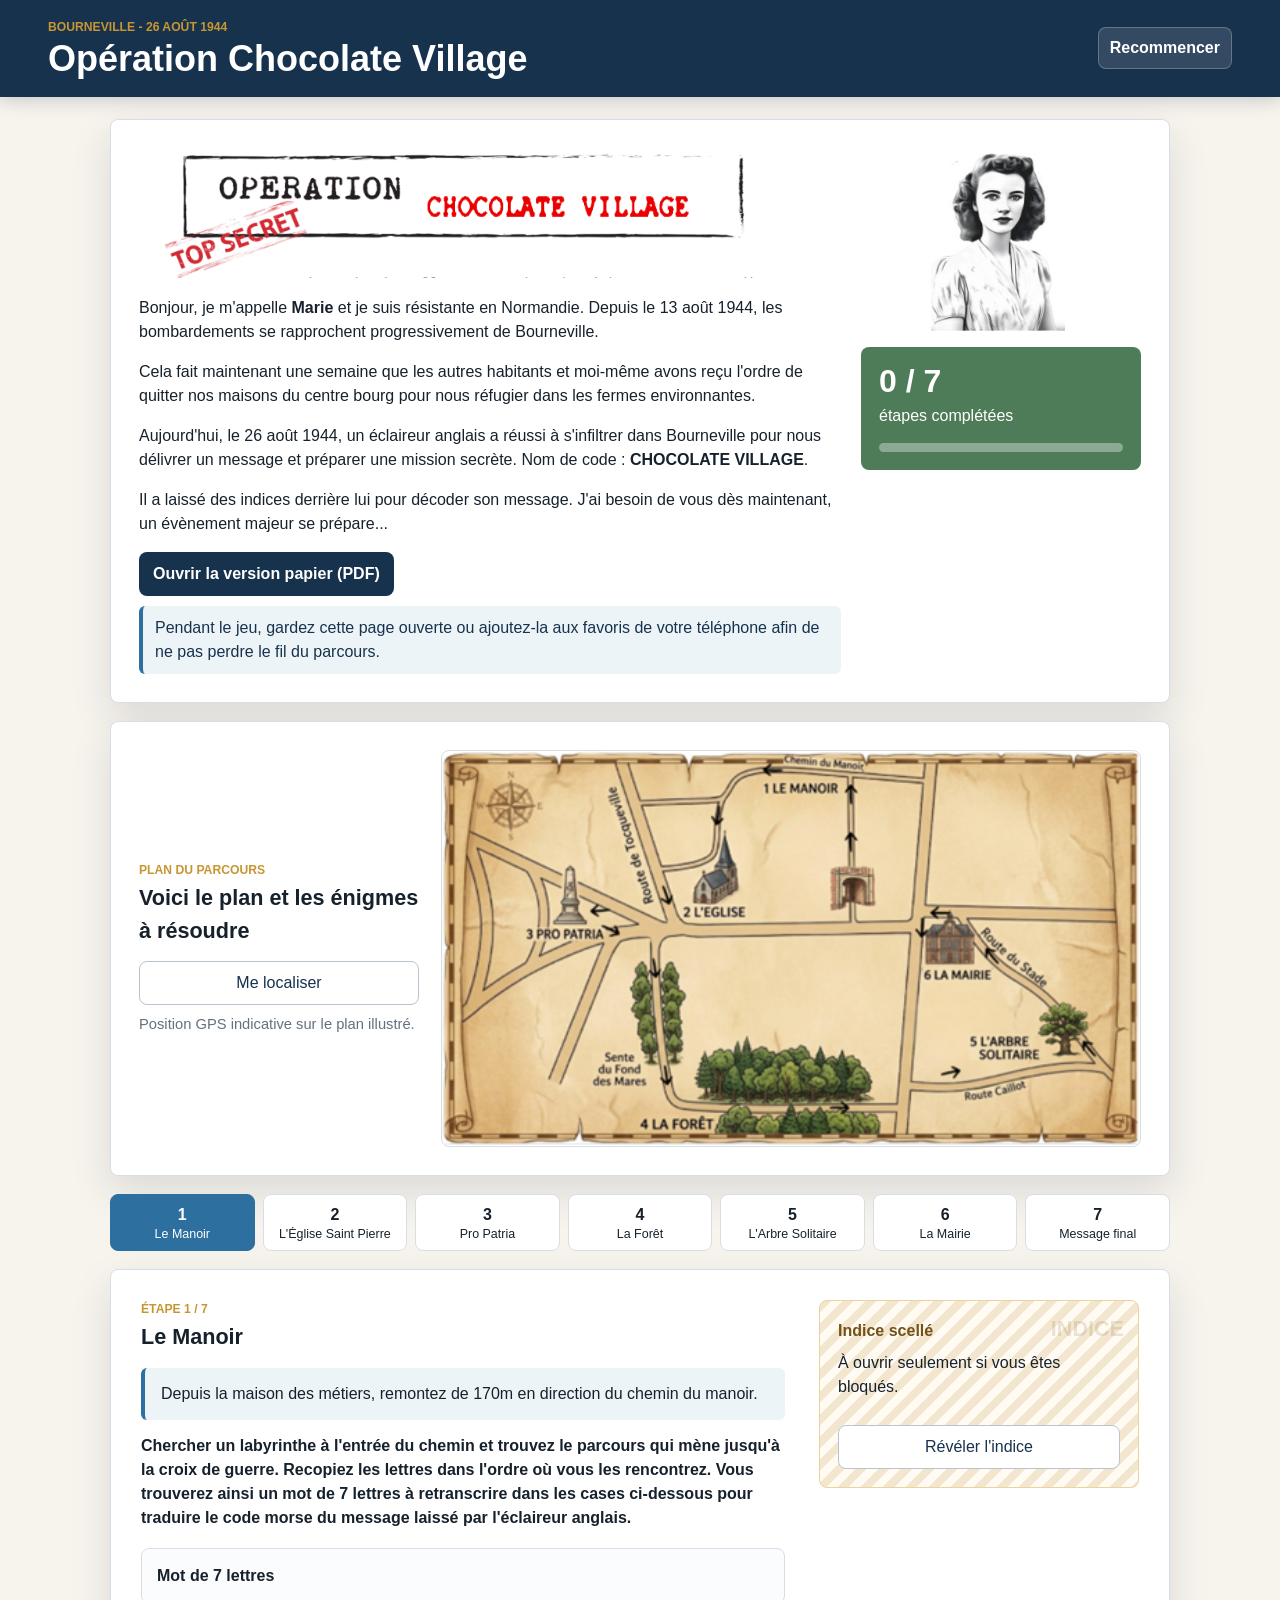
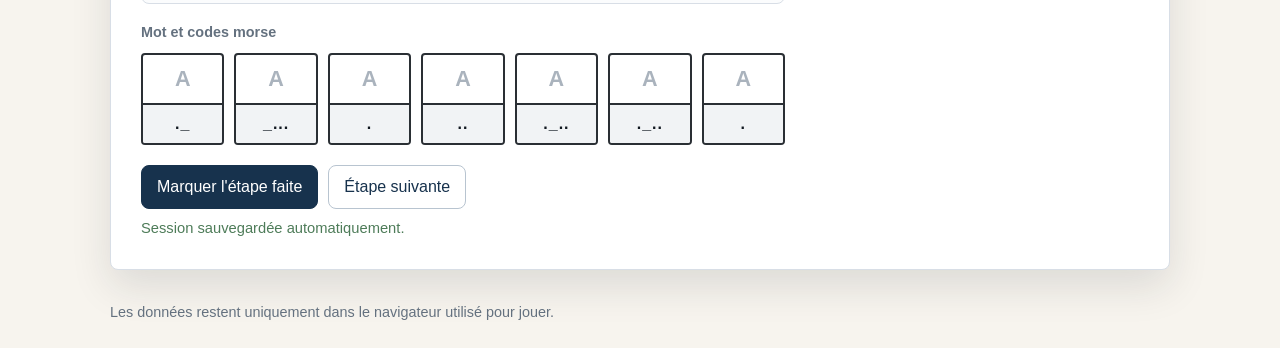
<file: index.html>
<!doctype html>
<html lang="fr">
  <head>
    <meta charset="utf-8">
    <meta name="viewport" content="width=device-width, initial-scale=1">
    <meta name="theme-color" content="#17324d">
    <title>Opération Chocolate Village - Jeu de piste</title>
    <script>
      window.goatcounter = {
        path: () => location.pathname.replace(/\/index\.html$/, "/") || "/"
      };

      if (location.hostname === "ludovicjoly.github.io") {
        const goatCounterScript = document.createElement("script");
        goatCounterScript.async = true;
        goatCounterScript.src = "https://gc.zgo.at/count.js";
        goatCounterScript.dataset.goatcounter = "https://bourneville-quest.goatcounter.com/count";
        document.head.appendChild(goatCounterScript);
      }
    </script>
    <link rel="stylesheet" href="styles.css">
  </head>
  <body>
    <header class="app-header">
      <div>
        <p class="kicker">Bourneville - 26 août 1944</p>
        <h1>Opération Chocolate Village</h1>
      </div>
      <button class="icon-button" id="resetGame" type="button" title="Recommencer">
        <span>Recommencer</span>
      </button>
    </header>

    <main>
      <section class="intro" id="intro">
        <div class="intro-copy">
          <img class="intro-banner" src="assets/operation-banner.png" alt="Document de mission Opération Chocolate Village">
          <p>
            Bonjour, je m'appelle <strong>Marie</strong> et je suis résistante en Normandie.
            Depuis le 13 août 1944, les bombardements se rapprochent progressivement de Bourneville.
          </p>
          <p>
            Cela fait maintenant une semaine que les autres habitants et moi-même avons reçu
            l'ordre de quitter nos maisons du centre bourg pour nous réfugier dans les fermes environnantes.
          </p>
          <p>
            Aujourd'hui, le 26 août 1944, un éclaireur anglais a réussi à s'infiltrer
            dans Bourneville pour nous délivrer un message et préparer une mission secrète.
            Nom de code : <strong>CHOCOLATE VILLAGE</strong>.
          </p>
          <p>
            Il a laissé des indices derrière lui pour décoder son message.
            J'ai besoin de vous dès maintenant, un évènement majeur se prépare...
          </p>
          <div class="intro-actions">
            <a class="paper-link" href="assets/support-de-jeu.pdf">Ouvrir la version papier (PDF)</a>
            <p class="save-tip">Pendant le jeu, gardez cette page ouverte ou ajoutez-la aux favoris de votre téléphone afin de ne pas perdre le fil du parcours.</p>
          </div>
        </div>
        <div class="intro-media">
          <img class="portrait" src="assets/marie-portrait.png" alt="Portrait de Marie">
          <div class="progress-panel" aria-live="polite">
            <strong id="progressLabel">0 / 7</strong>
            <span>étapes complétées</span>
            <div class="progress-track">
              <div id="progressBar" class="progress-bar"></div>
            </div>
          </div>
        </div>
      </section>

      <section class="map-panel">
        <div>
          <p class="section-label">Plan du parcours</p>
          <h2>Voici le plan et les énigmes à résoudre</h2>
          <div class="map-actions">
            <button class="secondary-button" id="locatePlayer" type="button">Me localiser</button>
            <p class="map-status" id="locationStatus">Position GPS indicative sur le plan illustré.</p>
            <div class="calibration-help" id="calibrationHelp" hidden></div>
          </div>
        </div>
        <div class="map-figure" id="routeMapFigure">
          <img src="assets/route-map.png" alt="Plan dessiné du jeu de piste dans Bourneville">
          <div class="map-user-marker" id="mapUserMarker" hidden>
            <img src="assets/location-marker.svg" alt="">
            <span>Vous êtes ici</span>
          </div>
        </div>
      </section>

      <nav class="step-tabs" id="stepTabs" aria-label="Étapes du jeu"></nav>

      <section class="step-view" id="stepView" aria-live="polite"></section>

    </main>

    <footer>
      <span>Les données restent uniquement dans le navigateur utilisé pour jouer.</span>
    </footer>

    <div class="morse-keypad" id="morseKeypad" hidden aria-label="Clavier de saisie morse">
      <button type="button" data-morse-key=".">.</button>
      <button type="button" data-morse-key="_">_</button>
      <button type="button" data-morse-key="delete">Effacer</button>
    </div>

    <script src="app.js"></script>
  </body>
</html>
</file>
<file: styles.css>
:root {
  color-scheme: light;
  --ink: #16212c;
  --muted: #64717f;
  --line: #d8dee6;
  --paper: #f7f4ee;
  --panel: #ffffff;
  --navy: #17324d;
  --blue: #2d6f9f;
  --green: #4e7c59;
  --gold: #c79632;
  --danger: #9b2f2f;
  --shadow: 0 16px 40px rgba(25, 35, 45, 0.12);
}

* {
  box-sizing: border-box;
}

html {
  min-height: 100%;
  overflow-x: hidden;
  background: var(--paper);
}

body {
  margin: 0;
  overflow-x: hidden;
  color: var(--ink);
  font-family: Arial, Helvetica, sans-serif;
  line-height: 1.5;
}

button,
input,
textarea {
  font: inherit;
}

.app-header {
  position: sticky;
  top: 0;
  z-index: 5;
  display: flex;
  align-items: center;
  justify-content: space-between;
  gap: 16px;
  padding: 18px clamp(16px, 5vw, 48px);
  color: #fff;
  background: var(--navy);
  box-shadow: 0 2px 18px rgba(18, 29, 42, 0.22);
}

.kicker,
.section-label {
  margin: 0 0 3px;
  color: var(--gold);
  font-size: 0.76rem;
  font-weight: 700;
  letter-spacing: 0;
  text-transform: uppercase;
}

h1,
h2,
h3,
p {
  margin-top: 0;
}

h1 {
  margin-bottom: 0;
  font-size: clamp(1.45rem, 4vw, 2.25rem);
  line-height: 1.1;
}

h2 {
  margin-bottom: 14px;
  font-size: 1.35rem;
}

h3 {
  margin-bottom: 8px;
  font-size: 1.25rem;
}

main {
  width: min(1060px, calc(100% - 28px));
  margin: 0 auto;
  padding: 22px 0 32px;
}

.intro,
.map-panel,
.message-panel,
.step-view {
  background: var(--panel);
  border: 1px solid var(--line);
  border-radius: 8px;
  box-shadow: var(--shadow);
}

.intro {
  display: grid;
  grid-template-columns: minmax(0, 1fr) 280px;
  gap: 20px;
  align-items: stretch;
  padding: clamp(18px, 4vw, 28px);
}

.intro-banner {
  display: block;
  width: min(100%, 620px);
  height: auto;
  margin-bottom: 18px;
}

.intro-copy p:last-child {
  margin-bottom: 0;
}

.intro-actions {
  display: grid;
  gap: 10px;
  margin-top: 16px;
}

.paper-link {
  display: inline-flex;
  align-items: center;
  justify-content: center;
  min-height: 44px;
  width: fit-content;
  padding: 9px 14px;
  color: #fff;
  font-weight: 700;
  text-decoration: none;
  background: var(--navy);
  border-radius: 8px;
}

.save-tip {
  margin: 0;
  padding: 10px 12px;
  color: #17324d;
  background: #edf4f8;
  border-left: 4px solid var(--blue);
  border-radius: 6px;
}

.intro-media {
  display: grid;
  gap: 14px;
  align-content: start;
}

.portrait {
  width: min(140px, 55%);
  height: auto;
  justify-self: center;
}

.progress-panel {
  display: grid;
  align-content: center;
  gap: 7px;
  padding: 18px;
  color: #fff;
  background: var(--green);
  border-radius: 8px;
}

.progress-panel strong {
  display: block;
  font-size: 2rem;
  line-height: 1;
}

.progress-track {
  overflow: hidden;
  height: 9px;
  margin-top: 8px;
  background: rgba(255, 255, 255, 0.35);
  border-radius: 999px;
}

.progress-bar {
  width: 0;
  height: 100%;
  background: #fff;
  border-radius: inherit;
  transition: width 180ms ease;
}

.map-panel {
  display: grid;
  grid-template-columns: 280px minmax(0, 1fr);
  gap: 22px;
  align-items: center;
  margin-top: 18px;
  padding: clamp(18px, 4vw, 28px);
}

.map-figure {
  position: relative;
}

.map-panel img,
.step-visual {
  display: block;
  width: 100%;
  height: auto;
  border: 1px solid var(--line);
  border-radius: 8px;
}

.map-actions {
  display: grid;
  gap: 8px;
  margin-top: 14px;
}

.map-status {
  margin: 0;
  color: var(--muted);
  font-size: 0.92rem;
}

.calibration-help {
  display: grid;
  gap: 3px;
  padding: 10px 12px;
  color: #17324d;
  background: #fff8e9;
  border: 1px solid #ead39c;
  border-radius: 6px;
  font-family: "Courier New", Courier, monospace;
  font-size: 0.82rem;
  line-height: 1.3;
}

.calibration-help[hidden] {
  display: none;
}

.calibration-help strong,
.calibration-help span {
  display: block;
}

.map-user-marker {
  position: absolute;
  left: var(--map-user-x, 50%);
  top: var(--map-user-y, 50%);
  z-index: 3;
  width: 40px;
  height: 49px;
  transform: translate(-50%, -95%);
}

.map-user-marker > img {
  width: 100%;
  height: auto;
  border: 0;
  border-radius: 0;
}

.map-user-marker span {
  position: absolute;
  left: 50%;
  bottom: 46px;
  width: max-content;
  max-width: 140px;
  padding: 4px 7px;
  color: #fff;
  background: #111820;
  border-radius: 6px;
  font-size: 0.78rem;
  font-weight: 800;
  transform: translateX(-50%);
}

.icon-button {
  display: inline-flex;
  align-items: center;
  justify-content: center;
  gap: 6px;
  min-width: 42px;
  min-height: 42px;
  padding: 8px 11px;
  flex: 0 0 auto;
  color: #fff;
  font-weight: 700;
  background: rgba(255, 255, 255, 0.12);
  border: 1px solid rgba(255, 255, 255, 0.24);
  border-radius: 8px;
  cursor: pointer;
}

.icon-button:hover {
  background: rgba(255, 255, 255, 0.2);
}

.step-tabs {
  display: grid;
  grid-template-columns: repeat(auto-fit, minmax(120px, 1fr));
  gap: 8px;
  margin: 18px 0;
}

.step-tab {
  min-height: 52px;
  padding: 8px 6px;
  color: var(--ink);
  background: #fff;
  border: 1px solid var(--line);
  border-radius: 8px;
  cursor: pointer;
}

.step-tab[aria-selected="true"] {
  color: #fff;
  background: var(--blue);
  border-color: var(--blue);
}

.step-tab.done:not([aria-selected="true"]) {
  border-color: rgba(78, 124, 89, 0.55);
  box-shadow: inset 0 -4px 0 var(--green);
}

.step-number {
  display: block;
  font-weight: 700;
}

.step-name {
  display: block;
  overflow: hidden;
  font-size: 0.78rem;
  line-height: 1.2;
  text-overflow: ellipsis;
  white-space: nowrap;
}

.step-view {
  min-height: 430px;
  padding: clamp(18px, 4vw, 30px);
}

.step-layout {
  display: grid;
  grid-template-columns: minmax(0, 1fr) 320px;
  gap: clamp(18px, 4vw, 34px);
}

.story {
  margin: 14px 0 18px;
  color: var(--ink);
  font-weight: 600;
}

.directions {
  margin-top: 4px;
  padding: 14px 16px;
  background: #edf4f8;
  border-left: 4px solid var(--blue);
  border-radius: 6px;
}

.task-list {
  display: grid;
  gap: 14px;
  margin: 18px 0 0;
}

.visual-panel {
  display: grid;
  gap: 10px;
  margin: 18px 0 0;
}

.visual-panel span,
.morse-panel span,
.worksheet-panel span {
  color: var(--muted);
  font-size: 0.9rem;
  font-weight: 700;
}

.worksheet-panel,
.morse-panel {
  display: grid;
  gap: 10px;
  margin: 18px 0 0;
}

.morse-grid {
  display: grid;
  grid-template-columns: repeat(var(--morse-count), minmax(64px, 1fr));
  gap: 10px;
}

.morse-box {
  display: grid;
  grid-template-rows: 48px 40px;
  overflow: hidden;
  min-width: 0;
  background: #fff;
  border: 2px solid #2a2f34;
  border-radius: 4px;
}

.morse-box input,
.morse-box button {
  width: 100%;
  min-height: 0;
  padding: 4px;
  text-align: center;
  color: var(--ink);
  background: transparent;
  border: 0;
  border-radius: 0;
}

.morse-box button {
  appearance: none;
  cursor: pointer;
  user-select: none;
  -webkit-user-select: none;
  -webkit-touch-callout: none;
  touch-action: manipulation;
}

.morse-box input::placeholder {
  color: #aab3bd;
}

.morse-box input[readonly] {
  color: #111820;
  background: #f1f3f5;
  cursor: default;
}

.morse-letter {
  font-size: 1.35rem;
  font-weight: 800;
  text-transform: uppercase;
}

.morse-code {
  font-size: 1rem;
  font-weight: 800;
  letter-spacing: 1px;
  border-top: 2px solid #2a2f34 !important;
}

.morse-code-button {
  color: var(--ink);
}

.morse-code-button[data-value=""] {
  color: #aab3bd;
}

.morse-code-active {
  background: #fff2c9 !important;
  box-shadow: inset 0 0 0 2px #c8952d;
}

.inline-morse-box {
  width: 72px;
  flex: 0 0 72px;
}

.code-grid {
  display: grid;
  grid-template-columns: repeat(4, minmax(58px, 72px));
  gap: 10px;
}

.formula-row,
.propatria-formula,
.propatria-line {
  display: flex;
  flex-wrap: wrap;
  gap: 8px;
  align-items: center;
  font-size: 1.1rem;
}

.propatria-sheet {
  display: grid;
  gap: 12px;
  padding: 12px;
  background: #fbfcfd;
  border: 1px solid var(--line);
  border-radius: 8px;
}

.propatria-line > span:first-child {
  min-width: 230px;
  color: var(--muted);
  font-weight: 700;
}

.propatria-formula {
  padding-top: 4px;
  font-size: 1.2rem;
}

.answer-box-label {
  display: grid;
  gap: 4px;
  justify-items: center;
  margin: 0;
  font-weight: 700;
}

.answer-box-label span:empty {
  display: none;
}

.answer-box {
  width: 58px;
  height: 58px;
  min-height: 0;
  padding: 4px;
  text-align: center;
  font-size: 1.35rem;
  font-weight: 800;
  border: 2px solid #2a2f34;
  border-radius: 4px;
}

.answer-box-compact {
  width: 46px;
  height: 46px;
  font-size: 1.12rem;
}

.task {
  padding: 15px;
  background: #fbfcfd;
  border: 1px solid var(--line);
  border-radius: 8px;
}

.task-with-box {
  display: grid;
  grid-template-columns: minmax(0, 1fr) 70px;
  gap: 14px;
  align-items: center;
}

.task-copy {
  min-width: 0;
}

.task p {
  margin-bottom: 10px;
}

.task-alert {
  display: inline-block;
  padding: 8px 10px;
  color: #7a1f16;
  background: #fff1ee;
  border: 1px solid #f0b8ae;
  border-radius: 8px;
  font-weight: 900;
}

.task-clue {
  margin: 10px 0;
  padding: 10px;
  background: #fff8e9;
  border: 1px solid #ead39c;
  border-radius: 8px;
}

.task-clue strong {
  display: block;
  margin-bottom: 6px;
  color: #735117;
}

.task-clue p {
  margin-bottom: 0;
}

.task-clue-card {
  display: flex;
  flex-wrap: wrap;
  gap: 8px;
  align-items: center;
  justify-content: space-between;
}

.task-clue-button {
  min-height: 38px;
  padding: 7px 12px;
}

.task-image {
  display: block;
  width: min(100%, 440px);
  height: auto;
  margin-top: 12px;
  border: 1px solid var(--line);
  border-radius: 6px;
}

.math-puzzle {
  display: grid;
  gap: 6px;
  width: min(100%, 520px);
  margin-top: 12px;
  overflow-x: auto;
  padding-bottom: 2px;
}

.math-column-totals {
  display: grid;
  grid-template-columns: repeat(3, 64px);
  gap: 0;
  width: 192px;
  min-height: 32px;
}

.math-column-totals span {
  display: grid;
  place-items: center;
  text-align: center;
  font-size: 1rem;
  font-style: italic;
  white-space: nowrap;
}

.math-body {
  display: grid;
  grid-template-columns: 192px 58px 90px 64px;
  gap: 10px;
  align-items: center;
  width: max-content;
}

.math-grid {
  display: grid;
  grid-template-columns: repeat(3, 64px);
  grid-template-rows: repeat(3, 48px);
  border-top: 2px solid #2a2f34;
  border-left: 2px solid #2a2f34;
}

.math-cell {
  display: grid;
  place-items: center;
  width: 64px;
  height: 48px;
  min-height: 0;
  padding: 4px;
  text-align: center;
  font-size: 1.25rem;
  font-weight: 800;
  background: #fff;
  border: 0;
  border-right: 2px solid #2a2f34;
  border-bottom: 2px solid #2a2f34;
  border-radius: 0;
}

.math-cell.fixed {
  font-style: italic;
}

.math-row-totals {
  display: grid;
  grid-template-rows: repeat(3, 48px);
  align-items: center;
  font-size: 1rem;
  font-style: italic;
}

.math-arrow {
  position: relative;
  height: 2px;
  background: #111820;
}

.math-arrow::after {
  position: absolute;
  top: 50%;
  right: -1px;
  width: 0;
  height: 0;
  border-top: 7px solid transparent;
  border-bottom: 7px solid transparent;
  border-left: 12px solid #111820;
  content: "";
  transform: translateY(-50%);
}

label {
  display: block;
  margin-bottom: 6px;
  font-weight: 700;
}

input,
textarea {
  width: 100%;
  color: var(--ink);
  background: #fff;
  border: 1px solid #bdc8d4;
  border-radius: 8px;
}

input {
  min-height: 44px;
  padding: 9px 11px;
  font-size: 1rem;
}

textarea {
  resize: vertical;
  padding: 11px;
  font-size: 1rem;
}

input:focus,
textarea:focus,
button:focus-visible {
  outline: 3px solid rgba(45, 111, 159, 0.28);
  outline-offset: 2px;
}

.step-actions {
  display: flex;
  flex-wrap: wrap;
  gap: 10px;
  margin-top: 20px;
}

.primary-button,
.secondary-button {
  min-height: 44px;
  padding: 9px 15px;
  border-radius: 8px;
  cursor: pointer;
}

.primary-button {
  color: #fff;
  background: var(--navy);
  border: 1px solid var(--navy);
}

.secondary-button {
  color: var(--navy);
  background: #fff;
  border: 1px solid #b8c4d0;
}

.completion-warning {
  margin-top: 10px;
  padding: 10px 12px;
  color: #7a1f16;
  background: #fff1ee;
  border: 1px solid #f0b8ae;
  border-radius: 8px;
  font-weight: 700;
}

.clue-panel {
  align-self: start;
  padding: 18px;
  background: #fff8e9;
  border: 1px solid #ead39c;
  border-radius: 8px;
}

.clue-card {
  position: relative;
  overflow: hidden;
  background:
    repeating-linear-gradient(
      135deg,
      rgba(155, 111, 34, 0.13) 0 8px,
      rgba(255, 255, 255, 0.45) 8px 16px
    ),
    #fff8e9;
}

.clue-card::before {
  content: "INDICE";
  position: absolute;
  right: 14px;
  top: 12px;
  color: rgba(115, 81, 23, 0.14);
  font-size: 1.35rem;
  font-weight: 900;
  letter-spacing: 0;
  pointer-events: none;
}

.clue-panel strong {
  display: block;
  margin-bottom: 8px;
  color: #735117;
}

.clue-panel p {
  position: relative;
}

.clue-button {
  position: relative;
  width: 100%;
  margin-top: 10px;
}

.mobile-clue {
  display: none;
}

.message-panel,
.final-step-panel {
  margin-top: 18px;
  padding: clamp(18px, 4vw, 28px);
}

.collected-clues {
  display: grid;
  gap: 10px;
  margin-bottom: 18px;
}

.collected-clues h3 {
  margin-bottom: 2px;
}

.clue-row {
  display: grid;
  grid-template-columns: 150px minmax(0, 1fr);
  gap: 10px;
  align-items: start;
  padding: 10px;
  background: #fbfcfd;
  border: 1px solid var(--line);
  border-radius: 8px;
}

.clue-row > span {
  color: var(--muted);
  font-weight: 700;
}

.clue-tokens {
  display: flex;
  flex-wrap: wrap;
  gap: 6px;
}

.clue-token {
  display: grid;
  min-width: 48px;
  overflow: hidden;
  text-align: center;
  background: #fff;
  border: 1px solid #2a2f34;
  border-radius: 4px;
}

.clue-token strong,
.clue-token span {
  padding: 3px 5px;
  line-height: 1.15;
}

.clue-token span {
  font-size: 0.86rem;
  font-weight: 700;
  border-top: 1px solid #2a2f34;
}

.scout-message {
  display: grid;
  gap: 14px;
  margin-top: 18px;
  padding: clamp(16px, 4vw, 26px);
  background:
    linear-gradient(rgba(255, 248, 229, 0.82), rgba(255, 248, 229, 0.82)),
    radial-gradient(circle at 18% 20%, rgba(138, 96, 43, 0.16), transparent 28%),
    radial-gradient(circle at 80% 70%, rgba(138, 96, 43, 0.12), transparent 30%),
    #efe1bf;
  border: 1px solid #d9bd86;
  border-radius: 8px;
}

.scout-message h3 {
  margin-bottom: 0;
  text-align: center;
  font-family: "Courier New", Courier, monospace;
  letter-spacing: 0;
  text-transform: uppercase;
}

.scout-message-line {
  display: grid;
  grid-template-columns: repeat(var(--scout-message-count), 58px);
  gap: 8px;
  justify-content: center;
}

.scout-message-box {
  width: 58px;
  flex: 0 0 58px;
}

.save-state {
  margin: 8px 0 0;
  color: var(--green);
  font-size: 0.92rem;
}

.morse-keypad {
  position: fixed;
  left: var(--keypad-left, 12px);
  top: var(--keypad-top, auto);
  bottom: auto;
  z-index: 20;
  display: flex;
  gap: 8px;
  justify-content: center;
  width: max-content;
  max-width: calc(100vw - 24px);
  padding: 10px;
  background: rgba(255, 248, 233, 0.97);
  border: 1px solid #d9bd86;
  border-radius: 8px;
  box-shadow: 0 10px 24px rgba(17, 24, 32, 0.2);
}

.morse-keypad[hidden] {
  display: none;
}

.morse-keypad button {
  min-width: 72px;
  min-height: 48px;
  padding: 8px 14px;
  color: var(--ink);
  background: #fff;
  border: 1px solid #9f7b3b;
  border-radius: 8px;
  font-size: 1.35rem;
  font-weight: 900;
  cursor: pointer;
}

.morse-keypad button[data-morse-key="delete"] {
  min-width: 96px;
  font-size: 1rem;
}

footer {
  width: min(1060px, calc(100% - 28px));
  margin: 0 auto;
  padding: 0 0 24px;
  color: var(--muted);
  font-size: 0.9rem;
}

.sr-only {
  position: absolute;
  width: 1px;
  height: 1px;
  overflow: hidden;
  clip: rect(0, 0, 0, 0);
  white-space: nowrap;
}

body.morse-keypad-open {
  padding-bottom: 0;
}

@media (max-width: 780px) {
  body.morse-keypad-open {
    padding-bottom: 78px;
  }

  .morse-keypad {
    right: 0;
    bottom: 0;
    left: 0;
    top: auto;
    width: auto;
    max-width: none;
    padding: 10px max(12px, env(safe-area-inset-right)) calc(10px + env(safe-area-inset-bottom)) max(12px, env(safe-area-inset-left));
    border-right: 0;
    border-bottom: 0;
    border-left: 0;
    border-radius: 0;
    box-shadow: 0 -8px 22px rgba(17, 24, 32, 0.16);
  }

  .intro,
  .map-panel,
  .step-layout {
    grid-template-columns: 1fr;
  }

  .step-tabs {
    grid-template-columns: repeat(3, minmax(0, 1fr));
  }

  .morse-grid {
    grid-template-columns: repeat(auto-fit, minmax(66px, 1fr));
  }

  .code-grid {
    grid-template-columns: repeat(4, minmax(58px, 1fr));
  }
}

@media (max-width: 620px) {
  body {
    background: #fff;
    line-height: 1.42;
  }

  main {
    width: 100%;
    padding: 0 10px 18px;
  }

  .app-header {
    position: sticky;
    padding: 10px 12px;
  }

  .icon-button {
    padding: 8px;
  }

  .kicker {
    font-size: 0.68rem;
  }

  h1 {
    font-size: 1.25rem;
  }

  h2 {
    margin-bottom: 10px;
    font-size: 1.18rem;
  }

  .intro,
  .map-panel,
  .message-panel,
  .step-view {
    border-right: 0;
    border-left: 0;
    border-radius: 0;
    box-shadow: none;
  }

  .intro,
  .map-panel,
  .step-view {
    padding: 14px 12px;
  }

  .intro {
    gap: 12px;
  }

  .intro-banner {
    margin-bottom: 12px;
  }

  .intro-copy p {
    margin-bottom: 10px;
  }

  .paper-link {
    width: 100%;
  }

  .intro-media {
    grid-template-columns: 72px minmax(0, 1fr);
    align-items: center;
  }

  .portrait {
    width: 72px;
  }

  .progress-panel {
    padding: 12px;
  }

  .progress-panel strong {
    font-size: 1.45rem;
  }

  .map-panel {
    margin-top: 10px;
    gap: 12px;
  }

  .step-tabs {
    display: grid;
    grid-template-columns: repeat(4, minmax(0, 1fr));
    gap: 8px;
    margin: 10px 0 0;
    overflow-x: visible;
    padding: 8px;
    background: #f2f5f7;
  }

  .step-tab {
    min-width: 0;
    min-height: 46px;
    padding: 6px;
  }

  .step-number {
    font-size: 0.92rem;
  }

  .step-name {
    font-size: 0.72rem;
  }

  .step-view {
    min-height: 0;
    margin-top: 0;
  }

  .step-layout {
    gap: 12px;
  }

  .story {
    margin-bottom: 12px;
  }

  .directions {
    padding: 10px 12px;
  }

  .task-list {
    gap: 10px;
    margin-top: 12px;
  }

  .task {
    padding: 12px;
    border-radius: 6px;
  }

  .visual-panel,
  .worksheet-panel,
  .morse-panel {
    margin-top: 12px;
  }

  .morse-grid {
    grid-template-columns: repeat(auto-fit, minmax(70px, 1fr));
    gap: 8px;
  }

  .morse-box {
    grid-template-rows: 48px 40px;
  }

  .inline-morse-box {
    width: 70px;
    flex-basis: 70px;
  }

  .task-with-box {
    grid-template-columns: minmax(0, 1fr) 58px;
    gap: 10px;
  }

  .task-image {
    width: 100%;
  }

  .math-puzzle {
    --math-cell: 42px;
    --math-row: 38px;
    --math-grid-width: calc(var(--math-cell) * 3);
    width: 100%;
    overflow-x: visible;
  }

  .math-column-totals {
    grid-template-columns: repeat(3, var(--math-cell));
    width: var(--math-grid-width);
    min-height: 28px;
  }

  .math-column-totals span,
  .math-row-totals {
    font-size: 0.86rem;
  }

  .math-body {
    grid-template-columns: var(--math-grid-width) 42px 42px 52px;
    gap: 6px;
    width: min(100%, 280px);
  }

  .math-grid {
    grid-template-columns: repeat(3, var(--math-cell));
    grid-template-rows: repeat(3, var(--math-row));
  }

  .math-cell {
    width: var(--math-cell);
    height: var(--math-row);
    font-size: 1.05rem;
  }

  .math-row-totals {
    grid-template-rows: repeat(3, var(--math-row));
  }

  .math-arrow {
    width: 42px;
  }

  .answer-box {
    width: 100%;
    height: 52px;
    font-size: 1.18rem;
  }

  .answer-box-compact {
    width: 44px;
    height: 44px;
    font-size: 1.05rem;
  }

  .propatria-sheet {
    padding: 10px;
    gap: 10px;
  }

  .propatria-line > span:first-child {
    min-width: 100%;
  }

  .propatria-formula,
  .propatria-line {
    gap: 7px;
  }

  .morse-letter {
    font-size: 1.28rem;
  }

  .morse-code {
    font-size: 0.98rem;
  }

  .clue-panel {
    padding: 12px;
    border-radius: 6px;
  }

  .desktop-clue {
    display: none;
  }

  .mobile-clue {
    display: block;
    margin: 12px 0;
  }

  .final-step-panel {
    padding: 12px 0 0;
  }

  .scout-message {
    gap: 12px;
    padding: 12px 6px;
  }

  .scout-message-line {
    grid-template-columns: repeat(var(--scout-message-count), minmax(0, 1fr));
    gap: 3px;
  }

  .scout-message-box {
    width: auto;
    flex-basis: auto;
    grid-template-rows: 34px 28px;
    border-width: 1px;
  }

  .scout-message-box .morse-letter {
    font-size: 1rem;
    padding: 2px;
  }

  .scout-message-box .morse-code {
    overflow: hidden;
    padding: 2px 0;
    border-top-width: 1px !important;
    font-size: clamp(0.5rem, 2.05vw, 0.72rem);
    letter-spacing: 0;
    white-space: nowrap;
  }

  .clue-row {
    grid-template-columns: 1fr;
    gap: 8px;
    padding: 10px;
  }

  .clue-tokens {
    display: grid;
    grid-template-columns: repeat(var(--clue-token-count), minmax(34px, 42px));
    gap: 3px;
    justify-content: center;
  }

  .clue-token {
    min-width: 0;
  }

  .clue-token strong,
  .clue-token span {
    overflow: hidden;
    padding: 3px 1px;
    line-height: 1.1;
    white-space: nowrap;
  }

  .clue-token strong {
    font-size: 0.9rem;
  }

  .clue-token span {
    font-size: clamp(0.68rem, 2.8vw, 0.86rem);
  }

  .step-actions {
    display: grid;
    gap: 8px;
    margin-top: 14px;
  }

  .primary-button,
  .secondary-button {
    width: 100%;
  }
}

@media (max-width: 460px) {
  .app-header {
    padding: 14px;
  }

  .step-name {
    white-space: normal;
  }

  .map-panel img {
    border-radius: 4px;
  }
}
</file>
